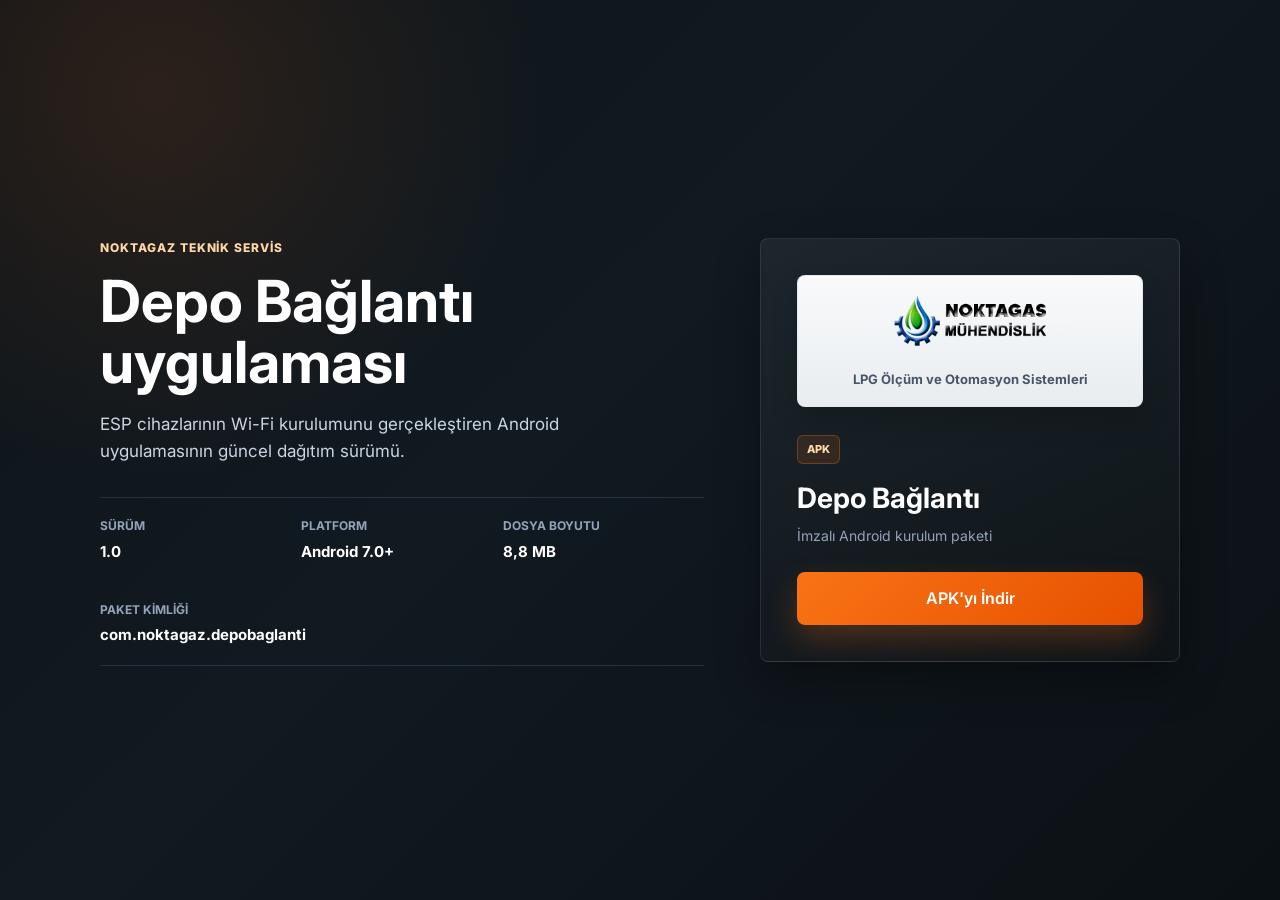
<file: teknik-kurulum-7m4k9p.html>
<!DOCTYPE html>
<html lang="tr">
<head>
    <meta charset="UTF-8">
    <meta name="viewport" content="width=device-width, initial-scale=1.0">
    <title>NoktaGAZ - Teknik Kurulum</title>
    <link rel="stylesheet" href="style.css">
    <link href="https://fonts.googleapis.com/css2?family=Inter:wght@400;500;600;700;800&display=swap" rel="stylesheet">
</head>
<body class="download-page">
    <main class="download-shell">
        <section class="download-copy">
            <span class="eyebrow">NoktaGAZ Teknik Servis</span>
            <h1>Depo Bağlantı uygulaması</h1>
            <p>ESP cihazlarının Wi-Fi kurulumunu gerçekleştiren Android uygulamasının güncel dağıtım sürümü.</p>

            <dl class="download-details">
                <div>
                    <dt>Sürüm</dt>
                    <dd>1.0</dd>
                </div>
                <div>
                    <dt>Platform</dt>
                    <dd>Android 7.0+</dd>
                </div>
                <div>
                    <dt>Dosya boyutu</dt>
                    <dd>8,8 MB</dd>
                </div>
                <div class="package-detail">
                    <dt>Paket kimliği</dt>
                    <dd>com.noktagaz.depobaglanti</dd>
                </div>
            </dl>
        </section>

        <section class="download-panel" aria-labelledby="download-title">
            <div class="brand-area">
                <img src="logo@2x.png" alt="NoktaGAZ Logo" class="brand-logo">
                <p>LPG Ölçüm ve Otomasyon Sistemleri</p>
            </div>

            <span class="download-file-type">APK</span>
            <h2 id="download-title">Depo Bağlantı</h2>
            <p class="download-description">İmzalı Android kurulum paketi</p>

            <a class="btn-primary download-button" href="downloads/DepoBaglanti-v1.0-release.apk" download>
                APK'yı İndir
            </a>
        </section>
    </main>
</body>
</html>
</file>
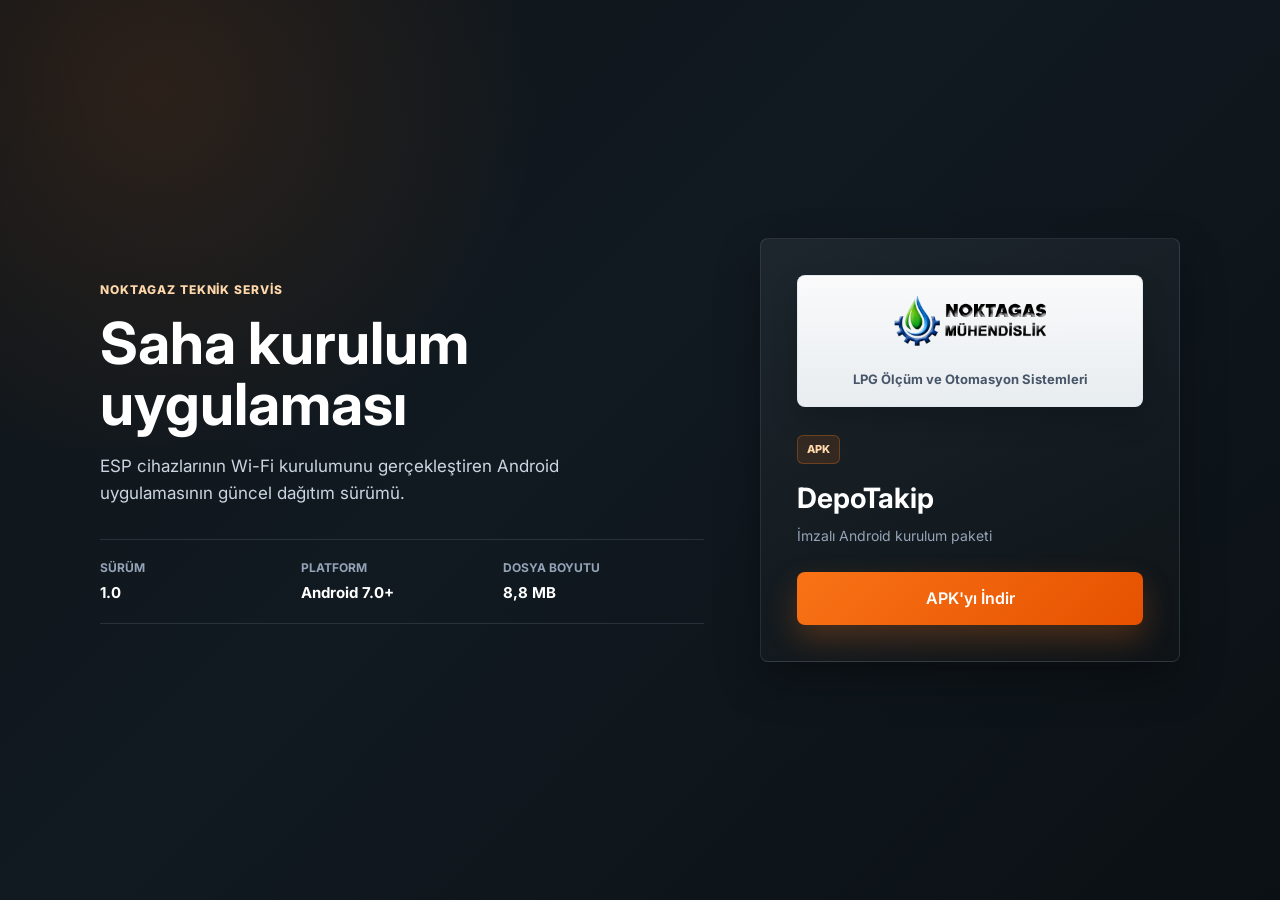
<file: WEB/teknik-kurulum-7m4k9p.html>
<!DOCTYPE html>
<html lang="tr">
<head>
    <meta charset="UTF-8">
    <meta name="viewport" content="width=device-width, initial-scale=1.0">
    <title>NoktaGAZ - Teknik Kurulum</title>
    <link rel="stylesheet" href="style.css">
    <link href="https://fonts.googleapis.com/css2?family=Inter:wght@400;500;600;700;800&display=swap" rel="stylesheet">
</head>
<body class="download-page">
    <main class="download-shell">
        <section class="download-copy">
            <span class="eyebrow">NoktaGAZ Teknik Servis</span>
            <h1>Saha kurulum uygulaması</h1>
            <p>ESP cihazlarının Wi-Fi kurulumunu gerçekleştiren Android uygulamasının güncel dağıtım sürümü.</p>

            <dl class="download-details">
                <div>
                    <dt>Sürüm</dt>
                    <dd>1.0</dd>
                </div>
                <div>
                    <dt>Platform</dt>
                    <dd>Android 7.0+</dd>
                </div>
                <div>
                    <dt>Dosya boyutu</dt>
                    <dd>8,8 MB</dd>
                </div>
            </dl>
        </section>

        <section class="download-panel" aria-labelledby="download-title">
            <div class="brand-area">
                <img src="logo@2x.png" alt="NoktaGAZ Logo" class="brand-logo">
                <p>LPG Ölçüm ve Otomasyon Sistemleri</p>
            </div>

            <span class="download-file-type">APK</span>
            <h2 id="download-title">DepoTakip</h2>
            <p class="download-description">İmzalı Android kurulum paketi</p>

            <a class="btn-primary download-button" href="downloads/DepoTakip-v1.0-release.apk" download>
                APK'yı İndir
            </a>
        </section>
    </main>
</body>
</html>
</file>
<file: style.css>
/* Global Sıfırlama ve Değişkenler */
:root {
    --bg-color: #0f1418;
    --card-bg: #151d24;
    --panel-bg: #1e272e;
    --primary-color: #f97316;
    --primary-hover: #e65100;
    --text-color: #f8fafc;
    --text-muted: #94a3b8;
    --border-color: rgba(148, 163, 184, 0.18);
    --danger-color: #ef4444;
    --success-color: #22c55e;
    --warning-color: #eab308;
    --shadow: 0 18px 45px rgba(0, 0, 0, 0.32);
}

* {
    margin: 0;
    padding: 0;
    box-sizing: border-box;
    font-family: 'Inter', 'Segoe UI', Roboto, Arial, sans-serif;
}

body {
    background:
        radial-gradient(circle at 12% 10%, rgba(249, 115, 22, 0.12), transparent 28%),
        linear-gradient(135deg, #0f1418 0%, #111a21 44%, #0b1014 100%);
    color: var(--text-color);
    line-height: 1.6;
}

/* Giriş Sayfası Tasarımı */
.login-wrapper {
    display: grid;
    grid-template-columns: minmax(0, 1fr) minmax(360px, 420px);
    gap: 44px;
    justify-content: center;
    align-items: center;
    min-height: 100vh;
    padding: 48px;
    background:
        linear-gradient(rgba(148, 163, 184, 0.035) 1px, transparent 1px),
        linear-gradient(90deg, rgba(148, 163, 184, 0.035) 1px, transparent 1px),
        radial-gradient(circle at 78% 18%, rgba(249, 115, 22, 0.16), transparent 28%),
        linear-gradient(135deg, #0f1418 0%, #101820 52%, #090d11 100%);
    background-size: 34px 34px, 34px 34px, auto, auto;
}

.login-aside {
    max-width: 620px;
}

.eyebrow {
    display: inline-flex;
    align-items: center;
    margin-bottom: 14px;
    color: #fed7aa;
    font-size: 12px;
    font-weight: 800;
    letter-spacing: 0.08em;
    text-transform: uppercase;
}

.login-aside h1 {
    color: #ffffff;
    font-size: clamp(36px, 5vw, 64px);
    line-height: 1.02;
    letter-spacing: 0;
    max-width: 720px;
}

.login-aside p {
    max-width: 540px;
    margin-top: 20px;
    color: #cbd5e1;
    font-size: 17px;
}

.login-metrics {
    display: flex;
    flex-wrap: wrap;
    gap: 10px;
    margin-top: 28px;
}

.login-metrics span {
    padding: 9px 12px;
    color: #f8fafc;
    background: rgba(30, 39, 46, 0.72);
    border: 1px solid var(--border-color);
    border-radius: 8px;
    font-size: 12px;
    font-weight: 700;
}

.login-container {
    position: relative;
    overflow: hidden;
    background: linear-gradient(155deg, rgba(30, 39, 46, 0.94), rgba(15, 20, 24, 0.88));
    padding: 40px;
    border-radius: 8px;
    width: 100%;
    max-width: 420px;
    border: 1px solid var(--border-color);
    box-shadow: 0 24px 70px rgba(0, 0, 0, 0.42);
}

.login-container::before {
    content: "";
    position: absolute;
    inset: 0;
    background: linear-gradient(135deg, rgba(255, 255, 255, 0.08), transparent 36%);
    pointer-events: none;
}

.brand-area {
    text-align: center;
    margin-bottom: 28px;
    padding: 20px 18px 16px;
    background: linear-gradient(180deg, rgba(255, 255, 255, 0.98), rgba(241, 245, 249, 0.96));
    border: 1px solid rgba(226, 232, 240, 0.95);
    border-radius: 8px;
    box-shadow: inset 0 1px 0 rgba(255, 255, 255, 0.9), 0 14px 28px rgba(0, 0, 0, 0.16);
}

/* Logo Tasarım Ayarları */
.brand-logo {
    max-width: 155px;
    height: auto;
    margin-bottom: 10px;
    display: inline-block;
}

.brand-area h1 {
    font-size: 28px;
    font-weight: 700;
    color: #ffffff;
    letter-spacing: 1px;
}

.brand-area p {
    font-size: 13px;
    color: #475569;
    margin-top: 5px;
    font-weight: 700;
}

/* Form Elemanları */
.input-group {
    margin-bottom: 20px;
}

.input-group label {
    display: block;
    font-size: 14px;
    font-weight: 600;
    margin-bottom: 8px;
    color: #cbd5e1;
}

.input-group input {
    width: 100%;
    padding: 12px 16px;
    border: 1px solid rgba(148, 163, 184, 0.28);
    border-radius: 8px;
    font-size: 15px;
    transition: all 0.3s ease;
    background-color: rgba(15, 20, 24, 0.88);
    color: #ffffff;
}

.input-group input:focus {
    outline: none;
    border-color: var(--primary-color);
    background-color: #0f1418;
    box-shadow: 0 0 0 3px rgba(249, 115, 22, 0.16);
}

.input-group input::placeholder { color: #64748b; }

/* Butonlar */
.btn-primary {
    width: 100%;
    padding: 14px;
    background: linear-gradient(135deg, var(--primary-color), var(--primary-hover));
    color: white;
    border: none;
    border-radius: 8px;
    font-size: 16px;
    font-weight: 600;
    cursor: pointer;
    box-shadow: 0 14px 30px rgba(249, 115, 22, 0.25);
    transition: transform 0.18s ease, box-shadow 0.18s ease, background 0.18s ease;
}

.btn-primary:hover {
    background: linear-gradient(135deg, var(--primary-hover), #bf360c);
    transform: translateY(-2px);
    box-shadow: 0 18px 34px rgba(249, 115, 22, 0.32);
}

/* Hata Mesajı */
.error-message {
    color: var(--danger-color);
    font-size: 14px;
    text-align: center;
    margin-top: 15px;
    font-weight: 600;
}

/* Teknik APK indirme sayfası */
.download-page {
    min-height: 100vh;
}

.download-shell {
    display: grid;
    grid-template-columns: minmax(0, 1fr) minmax(340px, 420px);
    gap: 56px;
    align-items: center;
    width: min(1080px, calc(100% - 48px));
    min-height: 100vh;
    margin: 0 auto;
    padding: 48px 0;
}

.download-copy {
    max-width: 620px;
}

.download-copy h1 {
    color: #ffffff;
    font-size: clamp(34px, 5vw, 58px);
    line-height: 1.05;
    letter-spacing: 0;
}

.download-copy > p {
    max-width: 560px;
    margin-top: 18px;
    color: #cbd5e1;
    font-size: 17px;
}

.download-details {
    display: grid;
    grid-template-columns: repeat(3, minmax(0, 1fr));
    margin-top: 32px;
    border-top: 1px solid var(--border-color);
    border-bottom: 1px solid var(--border-color);
}

.download-details div {
    padding: 18px 16px 18px 0;
}

.download-details dt {
    color: var(--text-muted);
    font-size: 12px;
    font-weight: 700;
    text-transform: uppercase;
}

.download-details dd {
    margin-top: 4px;
    color: #ffffff;
    font-size: 15px;
    font-weight: 700;
}

.download-details .package-detail {
    grid-column: 1 / -1;
    overflow-wrap: anywhere;
}

.download-panel {
    padding: 36px;
    background: linear-gradient(155deg, rgba(30, 39, 46, 0.96), rgba(15, 20, 24, 0.92));
    border: 1px solid var(--border-color);
    border-radius: 8px;
    box-shadow: var(--shadow);
}

.download-file-type {
    display: inline-block;
    padding: 5px 9px;
    color: #fed7aa;
    background: rgba(249, 115, 22, 0.12);
    border: 1px solid rgba(249, 115, 22, 0.3);
    border-radius: 6px;
    font-size: 11px;
    font-weight: 800;
}

.download-panel h2 {
    margin-top: 12px;
    color: #ffffff;
    font-size: 28px;
}

.download-description {
    margin: 4px 0 24px;
    color: var(--text-muted);
    font-size: 14px;
}

.download-button {
    display: block;
    text-align: center;
    text-decoration: none;
}

@media (max-width: 800px) {
    .download-shell {
        grid-template-columns: 1fr;
        gap: 32px;
        width: min(100% - 32px, 560px);
        padding: 32px 0;
    }

    .download-details {
        grid-template-columns: 1fr;
    }

    .download-details div {
        padding: 12px 0;
    }

    .download-panel {
        padding: 24px;
    }
}
/* Dashboard Sayfası Tasarım Kuralları (GÜNCELLENDİ: Koyu Tema) */
.dashboard-body {
    min-height: 100vh;
    background:
        radial-gradient(circle at 14% 4%, rgba(249, 115, 22, 0.12), transparent 25%),
        linear-gradient(135deg, #0f1418 0%, #111a21 44%, #0b1014 100%);
    color: #f8fafc;
}

.main-header {
    background: rgba(248, 250, 252, 0.96);
    color: #1e272e;
    padding: 16px 40px;
    display: flex;
    justify-content: space-between;
    align-items: center;
    box-shadow: 0 14px 36px rgba(0,0,0,0.18);
    border-bottom: 1px solid rgba(226, 232, 240, 0.9);
    backdrop-filter: blur(12px);
}

.header-left {
    display: flex;
    align-items: center;
    gap: 15px;
}

.header-logo {
    max-height: 45px;
    width: auto;
}

.system-title {
    font-size: 14px;
    color: #475569;
    font-weight: 600;
}

.welcome-text {
    font-size: 15px;
    margin-right: 20px;
    font-weight: 600;
    color: #1e293b;
}

.btn-logout {
    padding: 8px 16px;
    background-color: #fff7ed;
    border: 1px solid rgba(239, 68, 68, 0.28);
    color: #b91c1c;
    border-radius: 8px;
    cursor: pointer;
    font-weight: 600;
    transition: all 0.2s ease;
}

.btn-logout:hover {
    background-color: #ef4444;
    color: white;
}

/* İçerik Düzeni */
.dashboard-container {
    max-width: 1200px;
    margin: 42px auto;
    padding: 0 20px;
}

.page-header {
    margin-bottom: 30px;
    padding: 22px;
    background: linear-gradient(145deg, rgba(30, 39, 46, 0.88), rgba(15, 20, 24, 0.72));
    border: 1px solid var(--border-color);
    border-radius: 8px;
    box-shadow: var(--shadow);
}

.page-header h2 {
    font-size: clamp(26px, 3vw, 36px);
    line-height: 1.12;
    color: #ffffff;
}

.page-header p {
    color: #94a3b8;
    font-size: 15px;
}

.page-header-row {
    display: flex;
    align-items: flex-start;
    justify-content: space-between;
    gap: 18px;
}

.btn-refresh {
    flex: 0 0 auto;
    min-height: 42px;
    padding: 10px 15px;
    color: #ffffff;
    background: linear-gradient(135deg, #f97316, #e65100);
    border: 0;
    border-radius: 8px;
    box-shadow: 0 14px 30px rgba(249, 115, 22, 0.25);
    cursor: pointer;
    font-weight: 800;
    transition: transform 0.18s ease, box-shadow 0.18s ease, background 0.18s ease;
}

.btn-refresh:hover {
    background: linear-gradient(135deg, #e65100, #bf360c);
    box-shadow: 0 18px 34px rgba(249, 115, 22, 0.32);
    transform: translateY(-2px);
}

.scroll-top-btn {
    position: fixed;
    right: 22px;
    bottom: 22px;
    z-index: 900;
    display: grid;
    place-items: center;
    width: 44px;
    height: 44px;
    color: #ffffff;
    background: linear-gradient(135deg, #f97316, #e65100);
    border: 1px solid rgba(255, 255, 255, 0.16);
    border-radius: 999px;
    box-shadow: 0 18px 38px rgba(0, 0, 0, 0.38);
    cursor: pointer;
    font-size: 22px;
    font-weight: 800;
    opacity: 0;
    pointer-events: none;
    transform: translateY(12px);
    transition: opacity 0.2s ease, transform 0.2s ease, box-shadow 0.2s ease;
}

.scroll-top-btn.is-visible {
    opacity: 1;
    pointer-events: auto;
    transform: translateY(0);
}

.scroll-top-btn:hover {
    box-shadow: 0 22px 44px rgba(249, 115, 22, 0.28);
    transform: translateY(-2px);
}

.region-filter {
    margin-bottom: 24px;
    padding: 18px 20px;
    background: rgba(17, 24, 31, 0.9);
    border: 1px solid var(--border-color);
    border-radius: 8px;
    box-shadow: var(--shadow);
}

.region-filter-buttons {
    display: grid;
    grid-template-columns: repeat(6, minmax(0, 1fr));
    gap: 8px;
}

.region-filter-button {
    display: inline-flex;
    align-items: center;
    gap: 8px;
    justify-content: space-between;
    width: 100%;
    min-height: 38px;
    padding: 8px 12px;
    color: #cbd5e1;
    background: rgba(30, 41, 59, 0.72);
    border: 1px solid rgba(148, 163, 184, 0.2);
    border-radius: 7px;
    cursor: pointer;
    font: inherit;
    font-size: 12px;
    font-weight: 700;
    transition: border-color 0.2s ease, background 0.2s ease, color 0.2s ease;
}

.region-filter-button:hover,
.region-filter-button:focus-visible { color: #ffffff; border-color: rgba(249, 115, 22, 0.55); outline: none; }

.region-filter-button.is-active {
    color: #ffffff;
    background: linear-gradient(135deg, #f97316, #e65100);
    border-color: #fb923c;
    box-shadow: 0 8px 22px rgba(249, 115, 22, 0.2);
}

.region-count {
    display: inline-grid;
    place-items: center;
    min-width: 22px;
    height: 22px;
    padding: 0 6px;
    color: #e2e8f0;
    background: rgba(15, 23, 42, 0.72);
    border-radius: 999px;
    font-size: 10px;
}

.region-filter-button.is-active .region-count { color: #fff7ed; background: rgba(80, 31, 6, 0.44); }

/* Cihaz Kartları Izgarası (Grid) */
.device-grid {
    display: grid;
    grid-template-columns: repeat(auto-fill, minmax(320px, 1fr));
    gap: 25px;
}

.device-grid.is-region-grouped { display: block; }

.region-device-section + .region-device-section { margin-top: 38px; }

.region-section-header {
    display: flex;
    align-items: center;
    justify-content: space-between;
    gap: 16px;
    margin-bottom: 16px;
    padding: 0 2px 12px;
    border-bottom: 1px solid rgba(148, 163, 184, 0.2);
}

.region-section-header h2 {
    display: flex;
    align-items: center;
    gap: 10px;
    margin: 0;
    color: #ffffff;
    font-size: 21px;
    font-weight: 800;
}

.region-section-header h2::before {
    content: "";
    width: 5px;
    height: 24px;
    background: linear-gradient(180deg, #fb923c, #e65100);
    border-radius: 999px;
    box-shadow: 0 0 16px rgba(249, 115, 22, 0.38);
}

.region-section-header span {
    padding: 5px 9px;
    color: #fed7aa;
    background: rgba(249, 115, 22, 0.1);
    border: 1px solid rgba(249, 115, 22, 0.22);
    border-radius: 999px;
    font-size: 11px;
    font-weight: 800;
}

.region-device-grid {
    display: grid;
    grid-template-columns: repeat(auto-fill, minmax(320px, 1fr));
    gap: 25px;
}

.loading-state {
    grid-column: 1 / -1;
    text-align: center;
    padding: 40px;
    color: #94a3b8;
    font-size: 16px;
    background: #1e272e;
    border-radius: 8px;
    border: 1px dashed rgba(148, 163, 184, 0.24);
}

.loading-state.error-state { color: #fca5a5; border-color: #ef4444; }

/* Cihaz Kartı Yapısı (Koyu Temaya Uyumlu) */
.device-card {
    position: relative;
    overflow: hidden;
    background: linear-gradient(160deg, rgba(30, 39, 46, 0.96), rgba(17, 24, 31, 0.96));
    border-radius: 8px;
    padding: 25px;
    box-shadow: var(--shadow);
    border: 1px solid var(--border-color);
    cursor: pointer;
    transition: transform 0.2s ease, box-shadow 0.2s ease, border-color 0.2s ease;
}

.device-card::before {
    content: "";
    position: absolute;
    inset: 0;
    background: linear-gradient(135deg, rgba(255, 255, 255, 0.07), transparent 32%);
    pointer-events: none;
}

.device-card:hover {
    transform: translateY(-5px);
    border-color: rgba(249, 115, 22, 0.42);
    box-shadow: 0 22px 55px rgba(0,0,0,0.42);
}

.card-header-area {
    display: flex;
    justify-content: space-between;
    align-items: flex-start;
    gap: 14px;
    margin: 22px 0 18px;
    padding-bottom: 14px;
    border-bottom: 1px solid rgba(148, 163, 184, 0.18);
}

.critical-level-chip {
    position: absolute;
    top: 14px;
    right: 14px;
    z-index: 1;
    padding: 5px 9px;
    color: #fed7aa;
    background: rgba(249, 115, 22, 0.12);
    border: 1px solid rgba(249, 115, 22, 0.28);
    border-radius: 999px;
    font-size: 11px;
    font-weight: 800;
    line-height: 1;
    white-space: nowrap;
}

.device-name {
    font-size: 18px;
    font-weight: 700;
    color: #ffffff;
    padding-right: 86px;
}

.device-id {
    font-size: 12px;
    color: #94a3b8;
    margin-top: 2px;
}

.device-region {
    display: inline-flex;
    margin-top: 8px;
    margin-bottom: 5px;
    padding: 4px 8px;
    color: #bae6fd;
    background: rgba(14, 165, 233, 0.1);
    border: 1px solid rgba(14, 165, 233, 0.22);
    border-radius: 999px;
    font-size: 10px;
    font-weight: 800;
    letter-spacing: 0.04em;
    text-transform: uppercase;
}

.card-open-indicator {
    color: #94a3b8;
    font-size: 20px;
    line-height: 1;
    transition: color 0.2s ease, transform 0.2s ease;
}

.device-card:hover .card-open-indicator {
    color: #f97316;
    transform: translateX(3px);
}

.status-badge {
    padding: 4px 10px;
    border-radius: 20px;
    font-size: 11px;
    font-weight: 700;
    text-transform: uppercase;
}

/* Koyu zemin için badge renkleri tersine çevrildi */
.status-normal { background: #166534; color: #dcfce7; }
.status-warning { background: #854d0e; color: #fef9c3; }
.status-danger { background: #991b1b; color: #fee2e2; }

/* Tank İlerleme Çubuğu (Progress Bar) */
.tank-section {
    margin-bottom: 20px;
}

.tank-section.is-inactive { opacity: 0.5; filter: grayscale(100%); }
.tank-section.disconnected-tank { margin-top: 15px; }

.tank-info-text {
    display: flex;
    justify-content: space-between;
    font-size: 14px;
    font-weight: 600;
    margin-bottom: 8px;
    color: #e2e8f0;
}

.progress-bar-bg {
    background-color: rgba(51, 65, 85, 0.82);
    height: 16px;
    border-radius: 8px;
    overflow: hidden;
    position: relative;
    box-shadow: inset 0 1px 4px rgba(0, 0, 0, 0.32);
}

.progress-bar-fill {
    height: 100%;
    border-radius: 8px;
    transition: width 0.5s ease-in-out;
    box-shadow: inset 0 1px 8px rgba(255, 255, 255, 0.16);
}

.tank-last-update {
    display: flex;
    align-items: center;
    justify-content: space-between;
    gap: 10px;
    margin-top: 9px;
    padding: 7px 9px;
    color: #94a3b8;
    background: rgba(249, 115, 22, 0.08);
    border: 1px solid rgba(249, 115, 22, 0.18);
    border-radius: 6px;
    font-size: 11px;
    line-height: 1.3;
}

.tank-last-update span {
    color: #fdba74;
    font-weight: 800;
    max-width: 55%;
}

.tank-last-update time {
    color: #e2e8f0;
    font-variant-numeric: tabular-nums;
    font-weight: 700;
    text-align: right;
}

/* Dinamik Doluluk Renkleri */
.bg-success { background-color: #22c55e; }
.bg-warning { background-color: #eab308; }
.bg-danger { background-color: #ef4444; }

.card-footer-area {
    display: flex;
    flex-direction: column;
    align-items: flex-end;
    gap: 2px;
    font-size: 12px;
    color: #94a3b8;
    border-top: 1px solid #334155;
    padding-top: 12px;
    text-align: right;
}

.card-footer-area span {
    color: #fdba74;
    font-size: 10px;
    font-weight: 800;
    letter-spacing: 0.04em;
    text-transform: uppercase;
}

.card-footer-area time {
    color: #e2e8f0;
    font-variant-numeric: tabular-nums;
    font-weight: 700;
}

@media (max-width: 900px) {
    .login-wrapper {
        grid-template-columns: 1fr;
        padding: 28px 18px;
        align-items: start;
        justify-items: center;
    }

    .login-aside {
        width: min(100%, 680px);
        max-width: 100%;
    }
    .login-aside h1 { max-width: 680px; }

    .login-container {
        width: min(100%, 420px);
        justify-self: center;
    }

    .main-header {
        gap: 16px;
        padding: 16px 20px;
        flex-wrap: wrap;
    }

    .header-right {
        display: flex;
        align-items: center;
        gap: 12px;
        width: 100%;
        justify-content: space-between;
    }

    .welcome-text { margin-right: 0; }

    .region-filter-buttons { grid-template-columns: repeat(3, minmax(0, 1fr)); }
    .device-grid,
    .region-device-grid { grid-template-columns: repeat(auto-fill, minmax(280px, 1fr)); }
}

@media (max-width: 560px) {
    .login-wrapper { gap: 22px; padding: 18px 16px; }
    .login-aside { text-align: left; }
    .login-aside h1 { font-size: 30px; }
    .login-aside p { margin-top: 14px; font-size: 14px; }
    .login-metrics { margin-top: 18px; gap: 7px; }
    .login-metrics span { padding: 7px 9px; font-size: 11px; }
    .login-container {
        width: 100%;
        max-width: 420px;
        padding: 24px 18px;
    }
    .brand-area { margin-bottom: 22px; padding: 16px 14px 13px; }
    .brand-logo { max-width: 138px; }
    .main-header { padding: 12px 14px; }
    .header-left { gap: 10px; }
    .header-logo { max-height: 38px; }
    .system-title { font-size: 12px; }
    .header-right { gap: 8px; }
    .welcome-text { font-size: 13px; }
    .btn-logout { padding: 7px 11px; font-size: 12px; }
    .dashboard-container { margin-top: 24px; padding: 0 14px; }
    .page-header { padding: 16px; margin-bottom: 16px; }
    .page-header-row { flex-direction: column; gap: 12px; }
    .btn-refresh { width: 100%; }
    .page-header h2 { font-size: 25px; }
    .page-header p { font-size: 13px; }
    .region-filter { margin-bottom: 16px; padding: 14px; }
    .region-filter-buttons { grid-template-columns: repeat(2, minmax(0, 1fr)); }
    .device-grid,
    .region-device-grid { grid-template-columns: 1fr; }
    .region-device-section + .region-device-section { margin-top: 28px; }
    .region-section-header h2 { font-size: 18px; }
    .device-card { padding: 20px 16px 16px; }
    .card-header-area { margin: 24px 0 14px; }
    .device-name { padding-right: 0; margin-top: 16px; }
    .critical-level-chip { left: 20px; right: auto; }
    .tank-section { margin-bottom: 14px; }
    .tank-info-text { font-size: 12px; }
    .progress-bar-bg { height: 12px; }
    .tank-last-update { font-size: 10px; }
    .scroll-top-btn { right: 14px; bottom: 14px; width: 40px; height: 40px; font-size: 20px; }
}
</file>
<file: WEB/style.css>
/* Global Sıfırlama ve Değişkenler */
:root {
    --bg-color: #0f1418;
    --card-bg: #151d24;
    --panel-bg: #1e272e;
    --primary-color: #f97316;
    --primary-hover: #e65100;
    --text-color: #f8fafc;
    --text-muted: #94a3b8;
    --border-color: rgba(148, 163, 184, 0.18);
    --danger-color: #ef4444;
    --success-color: #22c55e;
    --warning-color: #eab308;
    --shadow: 0 18px 45px rgba(0, 0, 0, 0.32);
}

* {
    margin: 0;
    padding: 0;
    box-sizing: border-box;
    font-family: 'Inter', 'Segoe UI', Roboto, Arial, sans-serif;
}

body {
    background:
        radial-gradient(circle at 12% 10%, rgba(249, 115, 22, 0.12), transparent 28%),
        linear-gradient(135deg, #0f1418 0%, #111a21 44%, #0b1014 100%);
    color: var(--text-color);
    line-height: 1.6;
}

/* Giriş Sayfası Tasarımı */
.login-wrapper {
    display: grid;
    grid-template-columns: minmax(0, 1fr) minmax(360px, 420px);
    gap: 44px;
    justify-content: center;
    align-items: center;
    min-height: 100vh;
    padding: 48px;
    background:
        linear-gradient(rgba(148, 163, 184, 0.035) 1px, transparent 1px),
        linear-gradient(90deg, rgba(148, 163, 184, 0.035) 1px, transparent 1px),
        radial-gradient(circle at 78% 18%, rgba(249, 115, 22, 0.16), transparent 28%),
        linear-gradient(135deg, #0f1418 0%, #101820 52%, #090d11 100%);
    background-size: 34px 34px, 34px 34px, auto, auto;
}

.login-aside {
    max-width: 620px;
}

.eyebrow {
    display: inline-flex;
    align-items: center;
    margin-bottom: 14px;
    color: #fed7aa;
    font-size: 12px;
    font-weight: 800;
    letter-spacing: 0.08em;
    text-transform: uppercase;
}

.login-aside h1 {
    color: #ffffff;
    font-size: clamp(36px, 5vw, 64px);
    line-height: 1.02;
    letter-spacing: 0;
    max-width: 720px;
}

.login-aside p {
    max-width: 540px;
    margin-top: 20px;
    color: #cbd5e1;
    font-size: 17px;
}

.login-metrics {
    display: flex;
    flex-wrap: wrap;
    gap: 10px;
    margin-top: 28px;
}

.login-metrics span {
    padding: 9px 12px;
    color: #f8fafc;
    background: rgba(30, 39, 46, 0.72);
    border: 1px solid var(--border-color);
    border-radius: 8px;
    font-size: 12px;
    font-weight: 700;
}

.login-container {
    position: relative;
    overflow: hidden;
    background: linear-gradient(155deg, rgba(30, 39, 46, 0.94), rgba(15, 20, 24, 0.88));
    padding: 40px;
    border-radius: 8px;
    width: 100%;
    max-width: 420px;
    border: 1px solid var(--border-color);
    box-shadow: 0 24px 70px rgba(0, 0, 0, 0.42);
}

.login-container::before {
    content: "";
    position: absolute;
    inset: 0;
    background: linear-gradient(135deg, rgba(255, 255, 255, 0.08), transparent 36%);
    pointer-events: none;
}

.brand-area {
    text-align: center;
    margin-bottom: 28px;
    padding: 20px 18px 16px;
    background: linear-gradient(180deg, rgba(255, 255, 255, 0.98), rgba(241, 245, 249, 0.96));
    border: 1px solid rgba(226, 232, 240, 0.95);
    border-radius: 8px;
    box-shadow: inset 0 1px 0 rgba(255, 255, 255, 0.9), 0 14px 28px rgba(0, 0, 0, 0.16);
}

/* Logo Tasarım Ayarları */
.brand-logo {
    max-width: 155px;
    height: auto;
    margin-bottom: 10px;
    display: inline-block;
}

.brand-area h1 {
    font-size: 28px;
    font-weight: 700;
    color: #ffffff;
    letter-spacing: 1px;
}

.brand-area p {
    font-size: 13px;
    color: #475569;
    margin-top: 5px;
    font-weight: 700;
}

/* Form Elemanları */
.input-group {
    margin-bottom: 20px;
}

.input-group label {
    display: block;
    font-size: 14px;
    font-weight: 600;
    margin-bottom: 8px;
    color: #cbd5e1;
}

.input-group input {
    width: 100%;
    padding: 12px 16px;
    border: 1px solid rgba(148, 163, 184, 0.28);
    border-radius: 8px;
    font-size: 15px;
    transition: all 0.3s ease;
    background-color: rgba(15, 20, 24, 0.88);
    color: #ffffff;
}

.input-group input:focus {
    outline: none;
    border-color: var(--primary-color);
    background-color: #0f1418;
    box-shadow: 0 0 0 3px rgba(249, 115, 22, 0.16);
}

.input-group input::placeholder { color: #64748b; }

/* Butonlar */
.btn-primary {
    width: 100%;
    padding: 14px;
    background: linear-gradient(135deg, var(--primary-color), var(--primary-hover));
    color: white;
    border: none;
    border-radius: 8px;
    font-size: 16px;
    font-weight: 600;
    cursor: pointer;
    box-shadow: 0 14px 30px rgba(249, 115, 22, 0.25);
    transition: transform 0.18s ease, box-shadow 0.18s ease, background 0.18s ease;
}

.btn-primary:hover {
    background: linear-gradient(135deg, var(--primary-hover), #bf360c);
    transform: translateY(-2px);
    box-shadow: 0 18px 34px rgba(249, 115, 22, 0.32);
}

/* Hata Mesajı */
.error-message {
    color: var(--danger-color);
    font-size: 14px;
    text-align: center;
    margin-top: 15px;
    font-weight: 600;
}

/* Teknik APK indirme sayfası */
.download-page {
    min-height: 100vh;
}

.download-shell {
    display: grid;
    grid-template-columns: minmax(0, 1fr) minmax(340px, 420px);
    gap: 56px;
    align-items: center;
    width: min(1080px, calc(100% - 48px));
    min-height: 100vh;
    margin: 0 auto;
    padding: 48px 0;
}

.download-copy {
    max-width: 620px;
}

.download-copy h1 {
    color: #ffffff;
    font-size: clamp(34px, 5vw, 58px);
    line-height: 1.05;
    letter-spacing: 0;
}

.download-copy > p {
    max-width: 560px;
    margin-top: 18px;
    color: #cbd5e1;
    font-size: 17px;
}

.download-details {
    display: grid;
    grid-template-columns: repeat(3, minmax(0, 1fr));
    margin-top: 32px;
    border-top: 1px solid var(--border-color);
    border-bottom: 1px solid var(--border-color);
}

.download-details div {
    padding: 18px 16px 18px 0;
}

.download-details dt {
    color: var(--text-muted);
    font-size: 12px;
    font-weight: 700;
    text-transform: uppercase;
}

.download-details dd {
    margin-top: 4px;
    color: #ffffff;
    font-size: 15px;
    font-weight: 700;
}

.download-panel {
    padding: 36px;
    background: linear-gradient(155deg, rgba(30, 39, 46, 0.96), rgba(15, 20, 24, 0.92));
    border: 1px solid var(--border-color);
    border-radius: 8px;
    box-shadow: var(--shadow);
}

.download-file-type {
    display: inline-block;
    padding: 5px 9px;
    color: #fed7aa;
    background: rgba(249, 115, 22, 0.12);
    border: 1px solid rgba(249, 115, 22, 0.3);
    border-radius: 6px;
    font-size: 11px;
    font-weight: 800;
}

.download-panel h2 {
    margin-top: 12px;
    color: #ffffff;
    font-size: 28px;
}

.download-description {
    margin: 4px 0 24px;
    color: var(--text-muted);
    font-size: 14px;
}

.download-button {
    display: block;
    text-align: center;
    text-decoration: none;
}

@media (max-width: 800px) {
    .download-shell {
        grid-template-columns: 1fr;
        gap: 32px;
        width: min(100% - 32px, 560px);
        padding: 32px 0;
    }

    .download-details {
        grid-template-columns: 1fr;
    }

    .download-details div {
        padding: 12px 0;
    }

    .download-panel {
        padding: 24px;
    }
}
/* Dashboard Sayfası Tasarım Kuralları (GÜNCELLENDİ: Koyu Tema) */
.dashboard-body {
    min-height: 100vh;
    background:
        radial-gradient(circle at 14% 4%, rgba(249, 115, 22, 0.12), transparent 25%),
        linear-gradient(135deg, #0f1418 0%, #111a21 44%, #0b1014 100%);
    color: #f8fafc;
}

.main-header {
    background: rgba(248, 250, 252, 0.96);
    color: #1e272e;
    padding: 16px 40px;
    display: flex;
    justify-content: space-between;
    align-items: center;
    box-shadow: 0 14px 36px rgba(0,0,0,0.18);
    border-bottom: 1px solid rgba(226, 232, 240, 0.9);
    backdrop-filter: blur(12px);
}

.header-left {
    display: flex;
    align-items: center;
    gap: 15px;
}

.header-logo {
    max-height: 45px;
    width: auto;
}

.system-title {
    font-size: 14px;
    color: #475569;
    font-weight: 600;
}

.welcome-text {
    font-size: 15px;
    margin-right: 20px;
    font-weight: 600;
    color: #1e293b;
}

.btn-logout {
    padding: 8px 16px;
    background-color: #fff7ed;
    border: 1px solid rgba(239, 68, 68, 0.28);
    color: #b91c1c;
    border-radius: 8px;
    cursor: pointer;
    font-weight: 600;
    transition: all 0.2s ease;
}

.btn-logout:hover {
    background-color: #ef4444;
    color: white;
}

/* İçerik Düzeni */
.dashboard-container {
    max-width: 1200px;
    margin: 42px auto;
    padding: 0 20px;
}

.page-header {
    margin-bottom: 30px;
    padding: 22px;
    background: linear-gradient(145deg, rgba(30, 39, 46, 0.88), rgba(15, 20, 24, 0.72));
    border: 1px solid var(--border-color);
    border-radius: 8px;
    box-shadow: var(--shadow);
}

.page-header h2 {
    font-size: clamp(26px, 3vw, 36px);
    line-height: 1.12;
    color: #ffffff;
}

.page-header p {
    color: #94a3b8;
    font-size: 15px;
}

.page-header-row {
    display: flex;
    align-items: flex-start;
    justify-content: space-between;
    gap: 18px;
}

.btn-refresh {
    flex: 0 0 auto;
    min-height: 42px;
    padding: 10px 15px;
    color: #ffffff;
    background: linear-gradient(135deg, #f97316, #e65100);
    border: 0;
    border-radius: 8px;
    box-shadow: 0 14px 30px rgba(249, 115, 22, 0.25);
    cursor: pointer;
    font-weight: 800;
    transition: transform 0.18s ease, box-shadow 0.18s ease, background 0.18s ease;
}

.btn-refresh:hover {
    background: linear-gradient(135deg, #e65100, #bf360c);
    box-shadow: 0 18px 34px rgba(249, 115, 22, 0.32);
    transform: translateY(-2px);
}

.scroll-top-btn {
    position: fixed;
    right: 22px;
    bottom: 22px;
    z-index: 900;
    display: grid;
    place-items: center;
    width: 44px;
    height: 44px;
    color: #ffffff;
    background: linear-gradient(135deg, #f97316, #e65100);
    border: 1px solid rgba(255, 255, 255, 0.16);
    border-radius: 999px;
    box-shadow: 0 18px 38px rgba(0, 0, 0, 0.38);
    cursor: pointer;
    font-size: 22px;
    font-weight: 800;
    opacity: 0;
    pointer-events: none;
    transform: translateY(12px);
    transition: opacity 0.2s ease, transform 0.2s ease, box-shadow 0.2s ease;
}

.scroll-top-btn.is-visible {
    opacity: 1;
    pointer-events: auto;
    transform: translateY(0);
}

.scroll-top-btn:hover {
    box-shadow: 0 22px 44px rgba(249, 115, 22, 0.28);
    transform: translateY(-2px);
}

.region-filter {
    margin-bottom: 24px;
    padding: 18px 20px;
    background: rgba(17, 24, 31, 0.9);
    border: 1px solid var(--border-color);
    border-radius: 8px;
    box-shadow: var(--shadow);
}

.region-filter-buttons {
    display: grid;
    grid-template-columns: repeat(6, minmax(0, 1fr));
    gap: 8px;
}

.region-filter-button {
    display: inline-flex;
    align-items: center;
    gap: 8px;
    justify-content: space-between;
    width: 100%;
    min-height: 38px;
    padding: 8px 12px;
    color: #cbd5e1;
    background: rgba(30, 41, 59, 0.72);
    border: 1px solid rgba(148, 163, 184, 0.2);
    border-radius: 7px;
    cursor: pointer;
    font: inherit;
    font-size: 12px;
    font-weight: 700;
    transition: border-color 0.2s ease, background 0.2s ease, color 0.2s ease;
}

.region-filter-button:hover,
.region-filter-button:focus-visible { color: #ffffff; border-color: rgba(249, 115, 22, 0.55); outline: none; }

.region-filter-button.is-active {
    color: #ffffff;
    background: linear-gradient(135deg, #f97316, #e65100);
    border-color: #fb923c;
    box-shadow: 0 8px 22px rgba(249, 115, 22, 0.2);
}

.region-count {
    display: inline-grid;
    place-items: center;
    min-width: 22px;
    height: 22px;
    padding: 0 6px;
    color: #e2e8f0;
    background: rgba(15, 23, 42, 0.72);
    border-radius: 999px;
    font-size: 10px;
}

.region-filter-button.is-active .region-count { color: #fff7ed; background: rgba(80, 31, 6, 0.44); }

/* Cihaz Kartları Izgarası (Grid) */
.device-grid {
    display: grid;
    grid-template-columns: repeat(auto-fill, minmax(320px, 1fr));
    gap: 25px;
}

.device-grid.is-region-grouped { display: block; }

.region-device-section + .region-device-section { margin-top: 38px; }

.region-section-header {
    display: flex;
    align-items: center;
    justify-content: space-between;
    gap: 16px;
    margin-bottom: 16px;
    padding: 0 2px 12px;
    border-bottom: 1px solid rgba(148, 163, 184, 0.2);
}

.region-section-header h2 {
    display: flex;
    align-items: center;
    gap: 10px;
    margin: 0;
    color: #ffffff;
    font-size: 21px;
    font-weight: 800;
}

.region-section-header h2::before {
    content: "";
    width: 5px;
    height: 24px;
    background: linear-gradient(180deg, #fb923c, #e65100);
    border-radius: 999px;
    box-shadow: 0 0 16px rgba(249, 115, 22, 0.38);
}

.region-section-header span {
    padding: 5px 9px;
    color: #fed7aa;
    background: rgba(249, 115, 22, 0.1);
    border: 1px solid rgba(249, 115, 22, 0.22);
    border-radius: 999px;
    font-size: 11px;
    font-weight: 800;
}

.region-device-grid {
    display: grid;
    grid-template-columns: repeat(auto-fill, minmax(320px, 1fr));
    gap: 25px;
}

.loading-state {
    grid-column: 1 / -1;
    text-align: center;
    padding: 40px;
    color: #94a3b8;
    font-size: 16px;
    background: #1e272e;
    border-radius: 8px;
    border: 1px dashed rgba(148, 163, 184, 0.24);
}

.loading-state.error-state { color: #fca5a5; border-color: #ef4444; }

/* Cihaz Kartı Yapısı (Koyu Temaya Uyumlu) */
.device-card {
    position: relative;
    overflow: hidden;
    background: linear-gradient(160deg, rgba(30, 39, 46, 0.96), rgba(17, 24, 31, 0.96));
    border-radius: 8px;
    padding: 25px;
    box-shadow: var(--shadow);
    border: 1px solid var(--border-color);
    cursor: pointer;
    transition: transform 0.2s ease, box-shadow 0.2s ease, border-color 0.2s ease;
}

.device-card::before {
    content: "";
    position: absolute;
    inset: 0;
    background: linear-gradient(135deg, rgba(255, 255, 255, 0.07), transparent 32%);
    pointer-events: none;
}

.device-card:hover {
    transform: translateY(-5px);
    border-color: rgba(249, 115, 22, 0.42);
    box-shadow: 0 22px 55px rgba(0,0,0,0.42);
}

.card-header-area {
    display: flex;
    justify-content: space-between;
    align-items: flex-start;
    gap: 14px;
    margin: 22px 0 18px;
    padding-bottom: 14px;
    border-bottom: 1px solid rgba(148, 163, 184, 0.18);
}

.critical-level-chip {
    position: absolute;
    top: 14px;
    right: 14px;
    z-index: 1;
    padding: 5px 9px;
    color: #fed7aa;
    background: rgba(249, 115, 22, 0.12);
    border: 1px solid rgba(249, 115, 22, 0.28);
    border-radius: 999px;
    font-size: 11px;
    font-weight: 800;
    line-height: 1;
    white-space: nowrap;
}

.device-name {
    font-size: 18px;
    font-weight: 700;
    color: #ffffff;
    padding-right: 86px;
}

.device-id {
    font-size: 12px;
    color: #94a3b8;
    margin-top: 2px;
}

.device-region {
    display: inline-flex;
    margin-top: 8px;
    margin-bottom: 5px;
    padding: 4px 8px;
    color: #bae6fd;
    background: rgba(14, 165, 233, 0.1);
    border: 1px solid rgba(14, 165, 233, 0.22);
    border-radius: 999px;
    font-size: 10px;
    font-weight: 800;
    letter-spacing: 0.04em;
    text-transform: uppercase;
}

.card-open-indicator {
    color: #94a3b8;
    font-size: 20px;
    line-height: 1;
    transition: color 0.2s ease, transform 0.2s ease;
}

.device-card:hover .card-open-indicator {
    color: #f97316;
    transform: translateX(3px);
}

.status-badge {
    padding: 4px 10px;
    border-radius: 20px;
    font-size: 11px;
    font-weight: 700;
    text-transform: uppercase;
}

/* Koyu zemin için badge renkleri tersine çevrildi */
.status-normal { background: #166534; color: #dcfce7; }
.status-warning { background: #854d0e; color: #fef9c3; }
.status-danger { background: #991b1b; color: #fee2e2; }

/* Tank İlerleme Çubuğu (Progress Bar) */
.tank-section {
    margin-bottom: 20px;
}

.tank-section.is-inactive { opacity: 0.5; filter: grayscale(100%); }
.tank-section.disconnected-tank { margin-top: 15px; }

.tank-info-text {
    display: flex;
    justify-content: space-between;
    font-size: 14px;
    font-weight: 600;
    margin-bottom: 8px;
    color: #e2e8f0;
}

.progress-bar-bg {
    background-color: rgba(51, 65, 85, 0.82);
    height: 16px;
    border-radius: 8px;
    overflow: hidden;
    position: relative;
    box-shadow: inset 0 1px 4px rgba(0, 0, 0, 0.32);
}

.progress-bar-fill {
    height: 100%;
    border-radius: 8px;
    transition: width 0.5s ease-in-out;
    box-shadow: inset 0 1px 8px rgba(255, 255, 255, 0.16);
}

.tank-last-update {
    display: flex;
    align-items: center;
    justify-content: space-between;
    gap: 10px;
    margin-top: 9px;
    padding: 7px 9px;
    color: #94a3b8;
    background: rgba(249, 115, 22, 0.08);
    border: 1px solid rgba(249, 115, 22, 0.18);
    border-radius: 6px;
    font-size: 11px;
    line-height: 1.3;
}

.tank-last-update span {
    color: #fdba74;
    font-weight: 800;
    max-width: 55%;
}

.tank-last-update time {
    color: #e2e8f0;
    font-variant-numeric: tabular-nums;
    font-weight: 700;
    text-align: right;
}

/* Dinamik Doluluk Renkleri */
.bg-success { background-color: #22c55e; }
.bg-warning { background-color: #eab308; }
.bg-danger { background-color: #ef4444; }

.card-footer-area {
    display: flex;
    flex-direction: column;
    align-items: flex-end;
    gap: 2px;
    font-size: 12px;
    color: #94a3b8;
    border-top: 1px solid #334155;
    padding-top: 12px;
    text-align: right;
}

.card-footer-area span {
    color: #fdba74;
    font-size: 10px;
    font-weight: 800;
    letter-spacing: 0.04em;
    text-transform: uppercase;
}

.card-footer-area time {
    color: #e2e8f0;
    font-variant-numeric: tabular-nums;
    font-weight: 700;
}

@media (max-width: 900px) {
    .login-wrapper {
        grid-template-columns: 1fr;
        padding: 28px 18px;
        align-items: start;
        justify-items: center;
    }

    .login-aside {
        width: min(100%, 680px);
        max-width: 100%;
    }
    .login-aside h1 { max-width: 680px; }

    .login-container {
        width: min(100%, 420px);
        justify-self: center;
    }

    .main-header {
        gap: 16px;
        padding: 16px 20px;
        flex-wrap: wrap;
    }

    .header-right {
        display: flex;
        align-items: center;
        gap: 12px;
        width: 100%;
        justify-content: space-between;
    }

    .welcome-text { margin-right: 0; }

    .region-filter-buttons { grid-template-columns: repeat(3, minmax(0, 1fr)); }
    .device-grid,
    .region-device-grid { grid-template-columns: repeat(auto-fill, minmax(280px, 1fr)); }
}

@media (max-width: 560px) {
    .login-wrapper { gap: 22px; padding: 18px 16px; }
    .login-aside { text-align: left; }
    .login-aside h1 { font-size: 30px; }
    .login-aside p { margin-top: 14px; font-size: 14px; }
    .login-metrics { margin-top: 18px; gap: 7px; }
    .login-metrics span { padding: 7px 9px; font-size: 11px; }
    .login-container {
        width: 100%;
        max-width: 420px;
        padding: 24px 18px;
    }
    .brand-area { margin-bottom: 22px; padding: 16px 14px 13px; }
    .brand-logo { max-width: 138px; }
    .main-header { padding: 12px 14px; }
    .header-left { gap: 10px; }
    .header-logo { max-height: 38px; }
    .system-title { font-size: 12px; }
    .header-right { gap: 8px; }
    .welcome-text { font-size: 13px; }
    .btn-logout { padding: 7px 11px; font-size: 12px; }
    .dashboard-container { margin-top: 24px; padding: 0 14px; }
    .page-header { padding: 16px; margin-bottom: 16px; }
    .page-header-row { flex-direction: column; gap: 12px; }
    .btn-refresh { width: 100%; }
    .page-header h2 { font-size: 25px; }
    .page-header p { font-size: 13px; }
    .region-filter { margin-bottom: 16px; padding: 14px; }
    .region-filter-buttons { grid-template-columns: repeat(2, minmax(0, 1fr)); }
    .device-grid,
    .region-device-grid { grid-template-columns: 1fr; }
    .region-device-section + .region-device-section { margin-top: 28px; }
    .region-section-header h2 { font-size: 18px; }
    .device-card { padding: 20px 16px 16px; }
    .card-header-area { margin: 24px 0 14px; }
    .device-name { padding-right: 0; margin-top: 16px; }
    .critical-level-chip { left: 20px; right: auto; }
    .tank-section { margin-bottom: 14px; }
    .tank-info-text { font-size: 12px; }
    .progress-bar-bg { height: 12px; }
    .tank-last-update { font-size: 10px; }
    .scroll-top-btn { right: 14px; bottom: 14px; width: 40px; height: 40px; font-size: 20px; }
}
</file>
